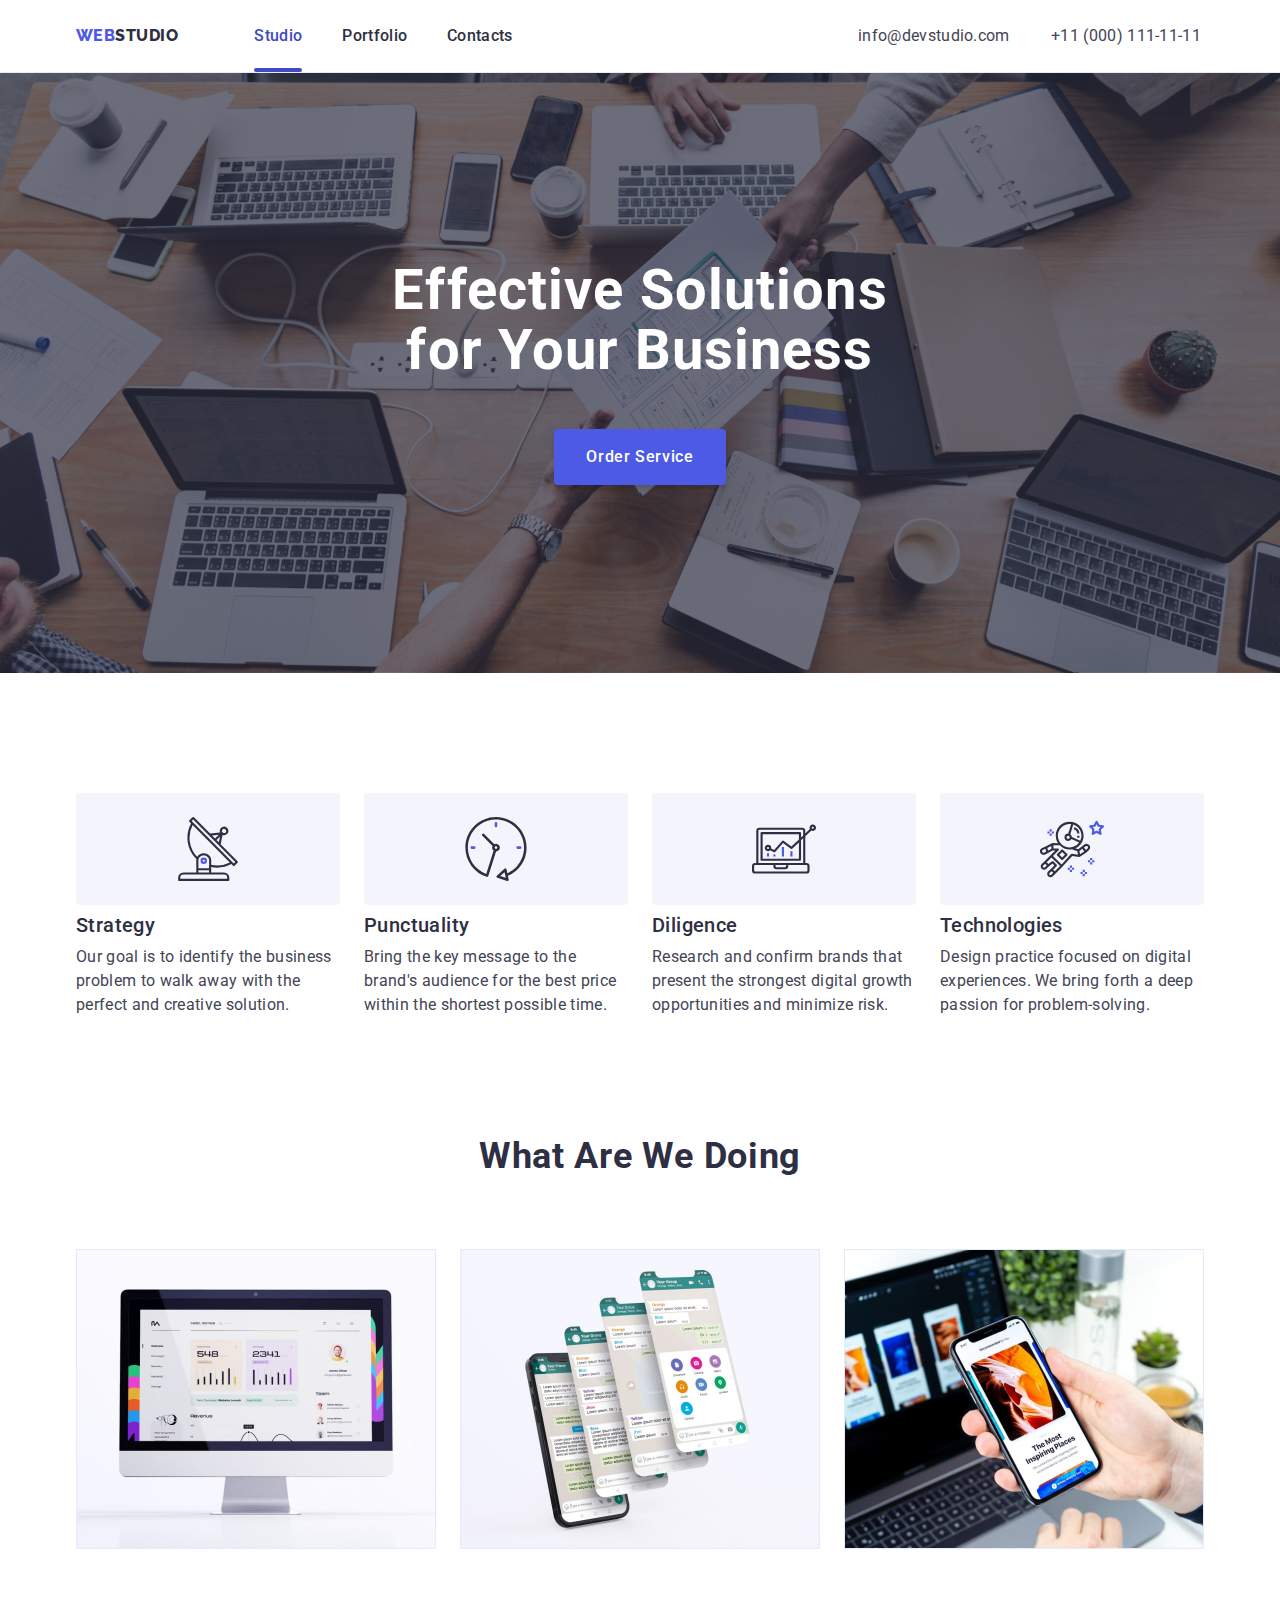
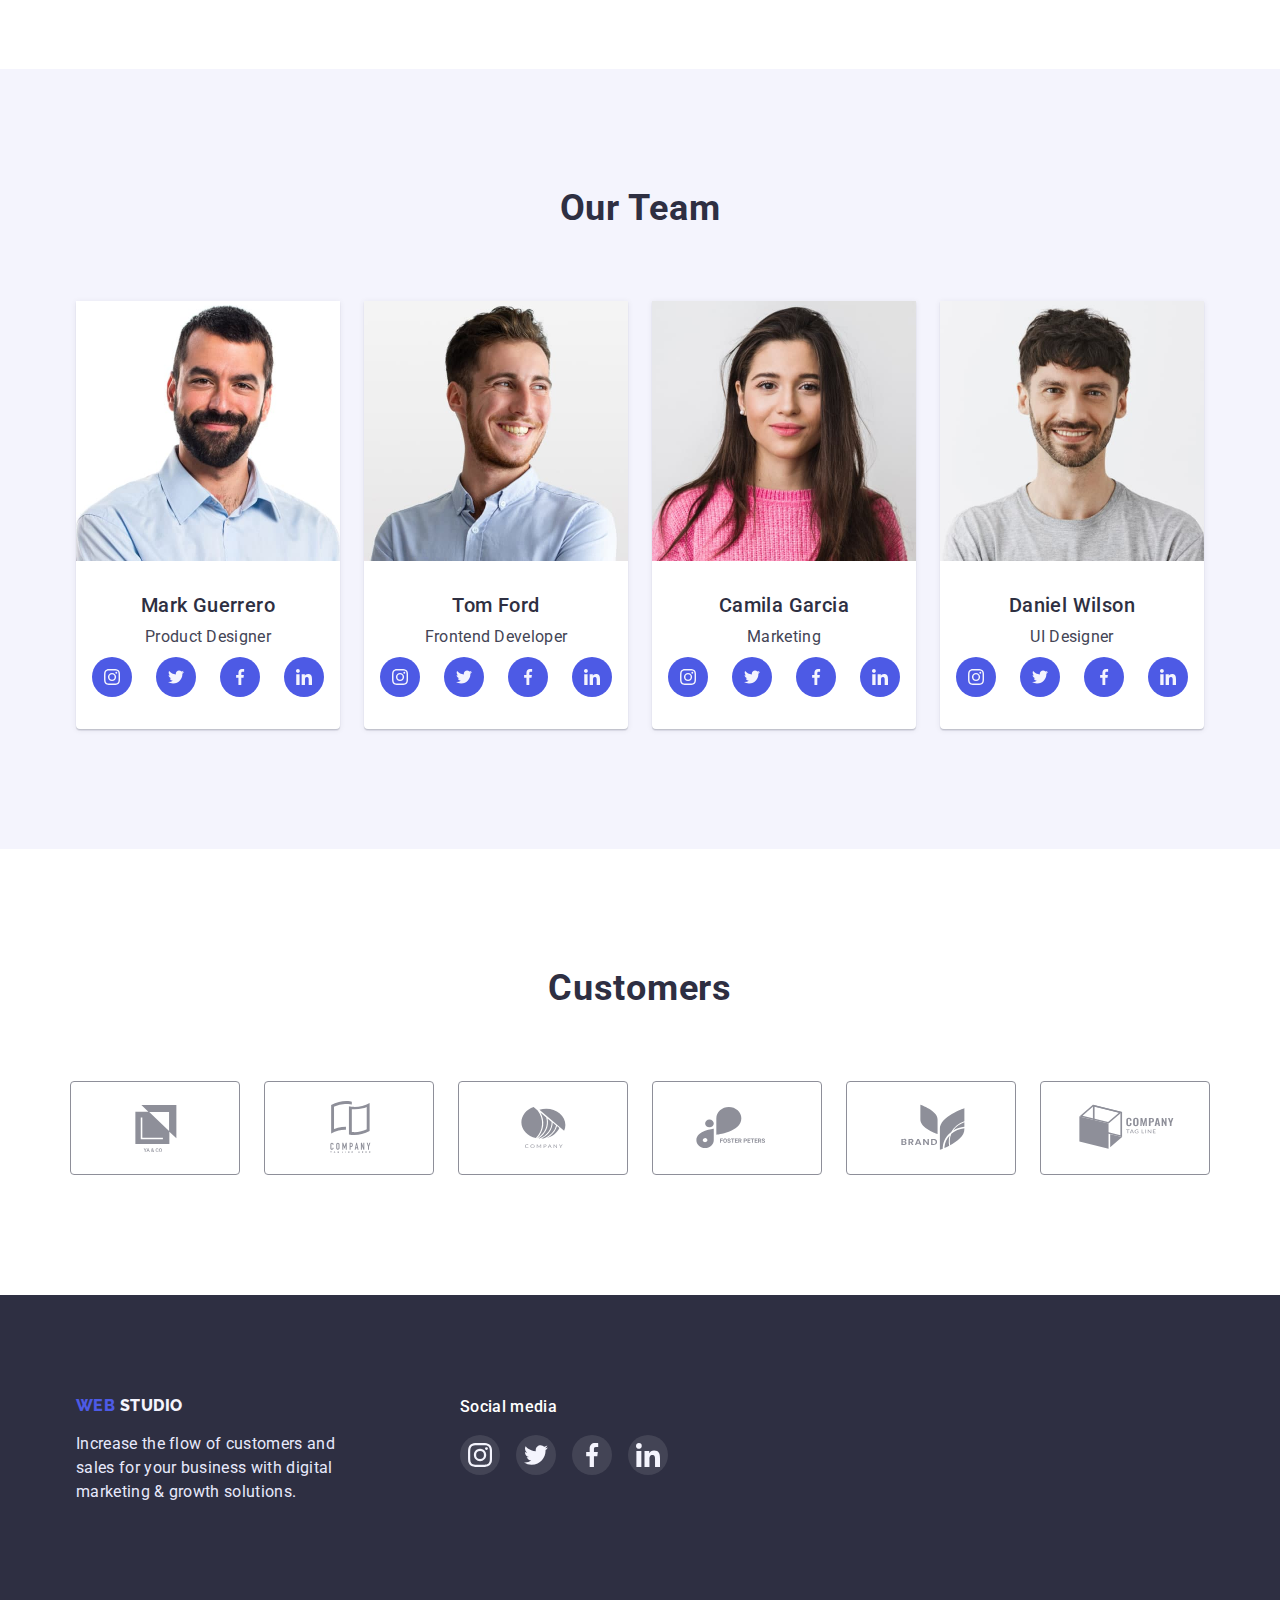
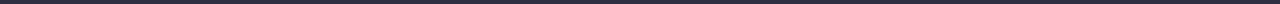
<file: index.html>
<!DOCTYPE html>
<html lang="en">
  <head>
    <meta charset="UTF-8" />
    <meta http-equiv="X-UA-Compatible" content="IE=edge" />
    <meta name="viewport" content="width=device-width, initial-scale=1.0" />
    <link
      rel="stylesheet"
      href="https://cdnjs.cloudflare.com/ajax/libs/modern-normalize/1.1.0/modern-normalize.min.css"
    />
    <link rel="stylesheet" href="./css/style.css" />
    <link rel="preconnect" href="https://fonts.googleapis.com" />
    <link rel="preconnect" href="https://fonts.gstatic.com" crossorigin />
    <link
      href="https://fonts.googleapis.com/css2?family=Raleway:ital,wght@0,100;0,200;0,300;0,400;0,500;0,600;0,700;0,800;0,900;1,100;1,200;1,300;1,400;1,500;1,600;1,700;1,800;1,900&display=swap"
      rel="stylesheet"
    />
    <link
      href="https://fonts.googleapis.com/css2?family=Roboto:ital,wght@0,100;0,300;0,400;0,500;0,700;0,900;1,100;1,300;1,400;1,500;1,700;1,900&display=swap"
      rel="stylesheet"
    />
    <title>Site</title>
  </head>

  <body>
    <!-- Header -->
    <header class="header">
      <div class="container nav-address">
        <nav class="menu-nav">
          <a class="logo" href="./index.html">Web<span class="studio-header">Studio</span></a>
          <ul class="list navigation">
            <li><a class="navigation-link current" href="./index.html">Studio</a></li>
            <li>
              <a class="navigation-link" href="./portfolio.html">Portfolio</a>
            </li>
            <li><a class="navigation-link" href="">Contacts</a></li>
          </ul>
        </nav>
        <address class="address">
          <ul class="navigation">
            <li>
              <a class="address-link" href="mailto:info@devstudio.com">info@devstudio.com</a>
            </li>
            <li>
              <a class="address-link" href="tel:+110001111111">+11 (000) 111-11-11</a>
            </li>
          </ul>
        </address>
      </div>
    </header>
    <!-- Main -->
    <main>
      <section class="hero">
        <div class="title-content">
          <h1 class="hero-title">Effective Solutions for Your Business</h1>
          <button class="button-studio" type="button" data-modal-open>Order Service</button>
        </div>
      </section>
      <section class="futures section">
        <div class="container">
          <ul class="future-flex">
            <li class="future-item">
              <div class="future-icon">
                <svg class="future-icon-item" width="64" height="64">
                  <use href="./img/icons.svg#icon-antenna"></use>
                </svg>
              </div>
              <h3 class="future-title">Strategy</h3>
              <p class="future-text">
                Our goal is to identify the business problem to walk away with the perfect and
                creative solution.
              </p>
            </li>
            <li class="future-item">
              <div class="future-icon">
                <svg class="future-icin-item" width="64" height="64">
                  <use href="./img/icons.svg#icon-clock"></use>
                </svg>
              </div>
              <h3 class="future-title">Punctuality</h3>
              <p class="future-text">
                Bring the key message to the brand's audience for the best price within the shortest
                possible time.
              </p>
            </li>
            <li class="future-item">
              <div class="future-icon">
                <svg class="future-icin-item" width="64" height="64">
                  <use href="./img/icons.svg#icon-diagram"></use>
                </svg>
              </div>
              <h3 class="future-title">Diligence</h3>
              <p class="future-text">
                Research and confirm brands that present the strongest digital growth opportunities
                and minimize risk.
              </p>
            </li>
            <li class="future-item">
              <div class="future-icon">
                <svg class="future-icin-item" width="64" height="64">
                  <use href="./img/icons.svg#icon-astronaut"></use>
                </svg>
              </div>
              <h3 class="future-title">Technologies</h3>
              <p class="future-text">
                Design practice focused on digital experiences. We bring forth a deep passion for
                problem-solving.
              </p>
            </li>
          </ul>
        </div>
      </section>
      <section class="about section">
        <div class="container">
          <h2 class="section-title-about">What are we doing</h2>
          <ul class="future-flex">
            <li class="future-flex-content">
              <img width="360" src="./img/monitor.jpg" alt="monitor" />
            </li>
            <li class="future-flex-content">
              <img width="360" src="./img/phone.jpg" alt="phone with screens" />
            </li>
            <li class="future-flex-content">
              <img width="360" src="./img/phone2.jpg" alt="phone on the background of a laptop" />
            </li>
          </ul>
        </div>
      </section>
      <section class="taem section">
        <div class="container">
          <h2 class="section-title-team">Our Team</h2>
          <ul class="future-flex-team">
            <li class="taem-item">
              <img width="264" src="./img/MarkGuerrero.jpg" alt="Photo of Mark Guerrero" />
              <div class="team-item-text">
                <h3 class="team-name">Mark Guerrero</h3>
                <p class="team-text">Product Designer</p>
                <ul class="social-list-icons">
                  <li>
                    <a class="social-link-icon" href="">
                      <svg class="team-icon-item" width="16" height="16">
                        <use href="./img/icons.svg#icon-instagram"></use>
                      </svg>
                    </a>
                  </li>
                  <li>
                    <a class="social-link-icon" href="">
                      <svg class="team-icon-item" width="16" height="16">
                        <use href="./img/icons.svg#icon-twitter"></use>
                      </svg>
                    </a>
                  </li>
                  <li>
                    <a class="social-link-icon" href="">
                      <svg class="team-icon-item" width="16" height="16">
                        <use href="./img/icons.svg#icon-facebook"></use>
                      </svg>
                    </a>
                  </li>
                  <li>
                    <a class="social-link-icon" href="">
                      <svg class="team-icon-item" width="16" height="16">
                        <use href="./img/icons.svg#icon-linkedin"></use>
                      </svg>
                    </a>
                  </li>
                </ul>
              </div>
            </li>
            <li class="taem-item">
              <img width="264" src="./img/TomFord.jpg" alt="Photo of Tom Ford" />
              <div class="team-item-text">
                <h3 class="team-name">Tom Ford</h3>
                <p class="team-text">Frontend Developer</p>
                <ul class="social-list-icons">
                  <li>
                    <a class="social-link-icon" href="">
                      <svg class="team-icon-item" width="16" height="16">
                        <use href="./img/icons.svg#icon-instagram"></use>
                      </svg>
                    </a>
                  </li>
                  <li>
                    <a class="social-link-icon" href="">
                      <svg class="team-icon-item" width="16" height="16">
                        <use href="./img/icons.svg#icon-twitter"></use>
                      </svg>
                    </a>
                  </li>
                  <li>
                    <a class="social-link-icon" href="">
                      <svg class="team-icon-item" width="16" height="16">
                        <use href="./img/icons.svg#icon-facebook"></use>
                      </svg>
                    </a>
                  </li>
                  <li>
                    <a class="social-link-icon" href="">
                      <svg class="team-icon-item" width="16" height="16">
                        <use href="./img/icons.svg#icon-linkedin"></use>
                      </svg>
                    </a>
                  </li>
                </ul>
              </div>
            </li>
            <li class="taem-item">
              <img width="264" src="./img/CamilaGarcia.jpg" alt="Photo of Camila Garcia" />
              <div class="team-item-text">
                <h3 class="team-name">Camila Garcia</h3>
                <p class="team-text">Marketing</p>
                <ul class="social-list-icons">
                  <li>
                    <a class="social-link-icon" href="">
                      <svg class="team-icon-item" width="16" height="16">
                        <use href="./img/icons.svg#icon-instagram"></use>
                      </svg>
                    </a>
                  </li>
                  <li>
                    <a class="social-link-icon" href="">
                      <svg class="team-icon-item" width="16" height="16">
                        <use href="./img/icons.svg#icon-twitter"></use>
                      </svg>
                    </a>
                  </li>
                  <li>
                    <a class="social-link-icon" href="">
                      <svg class="team-icon-item" width="16" height="16">
                        <use href="./img/icons.svg#icon-facebook"></use>
                      </svg>
                    </a>
                  </li>
                  <li>
                    <a class="social-link-icon" href="">
                      <svg class="team-icon-item" width="16" height="16">
                        <use href="./img/icons.svg#icon-linkedin"></use>
                      </svg>
                    </a>
                  </li>
                </ul>
              </div>
            </li>
            <li class="taem-item">
              <img width="264" src="./img/DanielWilson.jpg" alt="Photo of Daniel Wilson" />
              <div class="team-item-text">
                <h3 class="team-name">Daniel Wilson</h3>
                <p class="team-text">UI Designer</p>
                <ul class="social-list-icons">
                  <li>
                    <a class="social-link-icon" href="">
                      <svg class="team-icon-item" width="16" height="16">
                        <use href="./img/icons.svg#icon-instagram"></use>
                      </svg>
                    </a>
                  </li>
                  <li>
                    <a class="social-link-icon" href="">
                      <svg class="team-icon-item" width="16" height="16">
                        <use href="./img/icons.svg#icon-twitter"></use>
                      </svg>
                    </a>
                  </li>
                  <li>
                    <a class="social-link-icon" href="">
                      <svg class="team-icon-item" width="16" height="16">
                        <use href="./img/icons.svg#icon-facebook"></use>
                      </svg>
                    </a>
                  </li>
                  <li>
                    <a class="social-link-icon" href="">
                      <svg class="team-icon-item" width="16" height="16">
                        <use href="./img/icons.svg#icon-linkedin"></use>
                      </svg>
                    </a>
                  </li>
                </ul>
              </div>
            </li>
          </ul>
        </div>
      </section>
      <section class="section">
        <h2 class="section-title-about">Customers</h2>
        <div class="container">
          <ul class="company-list">
            <li class="company-block">
              <a class="company-link" href="" target="_blank">
                <svg class="company-item" width="104" height="56">
                  <use href="./img/icons.svg#icon-ya-co"></use>
                </svg>
              </a>
            </li>
            <li class="company-block">
              <a class="company-link" href="" target="_blank">
                <svg class="company-item" width="104" height="56">
                  <use href="./img/icons.svg#icon-tagline-here"></use>
                </svg>
              </a>
            </li>
            <li class="company-block">
              <a class="company-link" href="" target="_blank">
                <svg class="company-item" width="104" height="56">
                  <use href="./img/icons.svg#icon-company"></use>
                </svg>
              </a>
            </li>
            <li class="company-block">
              <a class="company-link" href="" target="_blank">
                <svg class="company-item" width="104" height="56">
                  <use href="./img/icons.svg#icon-foster-peters"></use>
                </svg>
              </a>
            </li>
            <li class="company-block">
              <a class="company-link" href="" target="_blank">
                <svg class="company-item" width="104" height="56">
                  <use href="./img/icons.svg#icon-brand"></use>
                </svg>
              </a>
            </li>
            <li class="company-block">
              <a class="company-link" href="" target="_blank">
                <svg class="company-item" width="104" height="56">
                  <use href="./img/icons.svg#icon-tag-line"></use>
                </svg>
              </a>
            </li>
          </ul>
        </div>
      </section>
    </main>
    <!-- Footer -->
    <footer class="footer">
      <div class="container footer-content">
        <div>
          <a class="logo-fotter" href="./index.html"
            >Web <span class="studio-footer">Studio</span></a
          >
          <p class="footer-text">
            Increase the flow of customers and sales for your business with digital marketing &
            growth solutions.
          </p>
        </div>
        <div>
          <h3 class="footer-social-text">Social media</h3>
          <ul class="footer-social-list">
            <li class="footer-social-block">
              <a class="footer-social-link" href="">
                <svg class="fotter-social-icon" width="24" height="24">
                  <use href="./img/icons.svg#icon-instagram"></use>
                </svg>
              </a>
            </li>
            <li class="footer-social-block">
              <a class="footer-social-link" href="">
                <svg class="fotter-social-icon" width="24" height="24">
                  <use href="./img/icons.svg#icon-twitter"></use>
                </svg>
              </a>
            </li>
            <li class="footer-social-block">
              <a class="footer-social-link" href="">
                <svg class="fotter-social-icon" width="24" height="24">
                  <use href="./img/icons.svg#icon-facebook"></use>
                </svg>
              </a>
            </li>
            <li class="footer-social-block">
              <a class="footer-social-link" href="">
                <svg class="fotter-social-icon" width="24" height="24">
                  <use href="./img/icons.svg#icon-linkedin"></use>
                </svg>
              </a>
            </li>
          </ul>
        </div>
      </div>
    </footer>
    <div class="backdrop is-hidden" data-modal>
      <div class="modal">
        <button class="modal-btn" type="button" data-modal-close>
          <svg class="modal-icon" width="8" height="8">
            <use href="./img/icons.svg#icon-close"></use>
          </svg>
        </button>
      </div>
    </div>
    <script src="./js/modal.js"></script>
  </body>
</html>
</file>
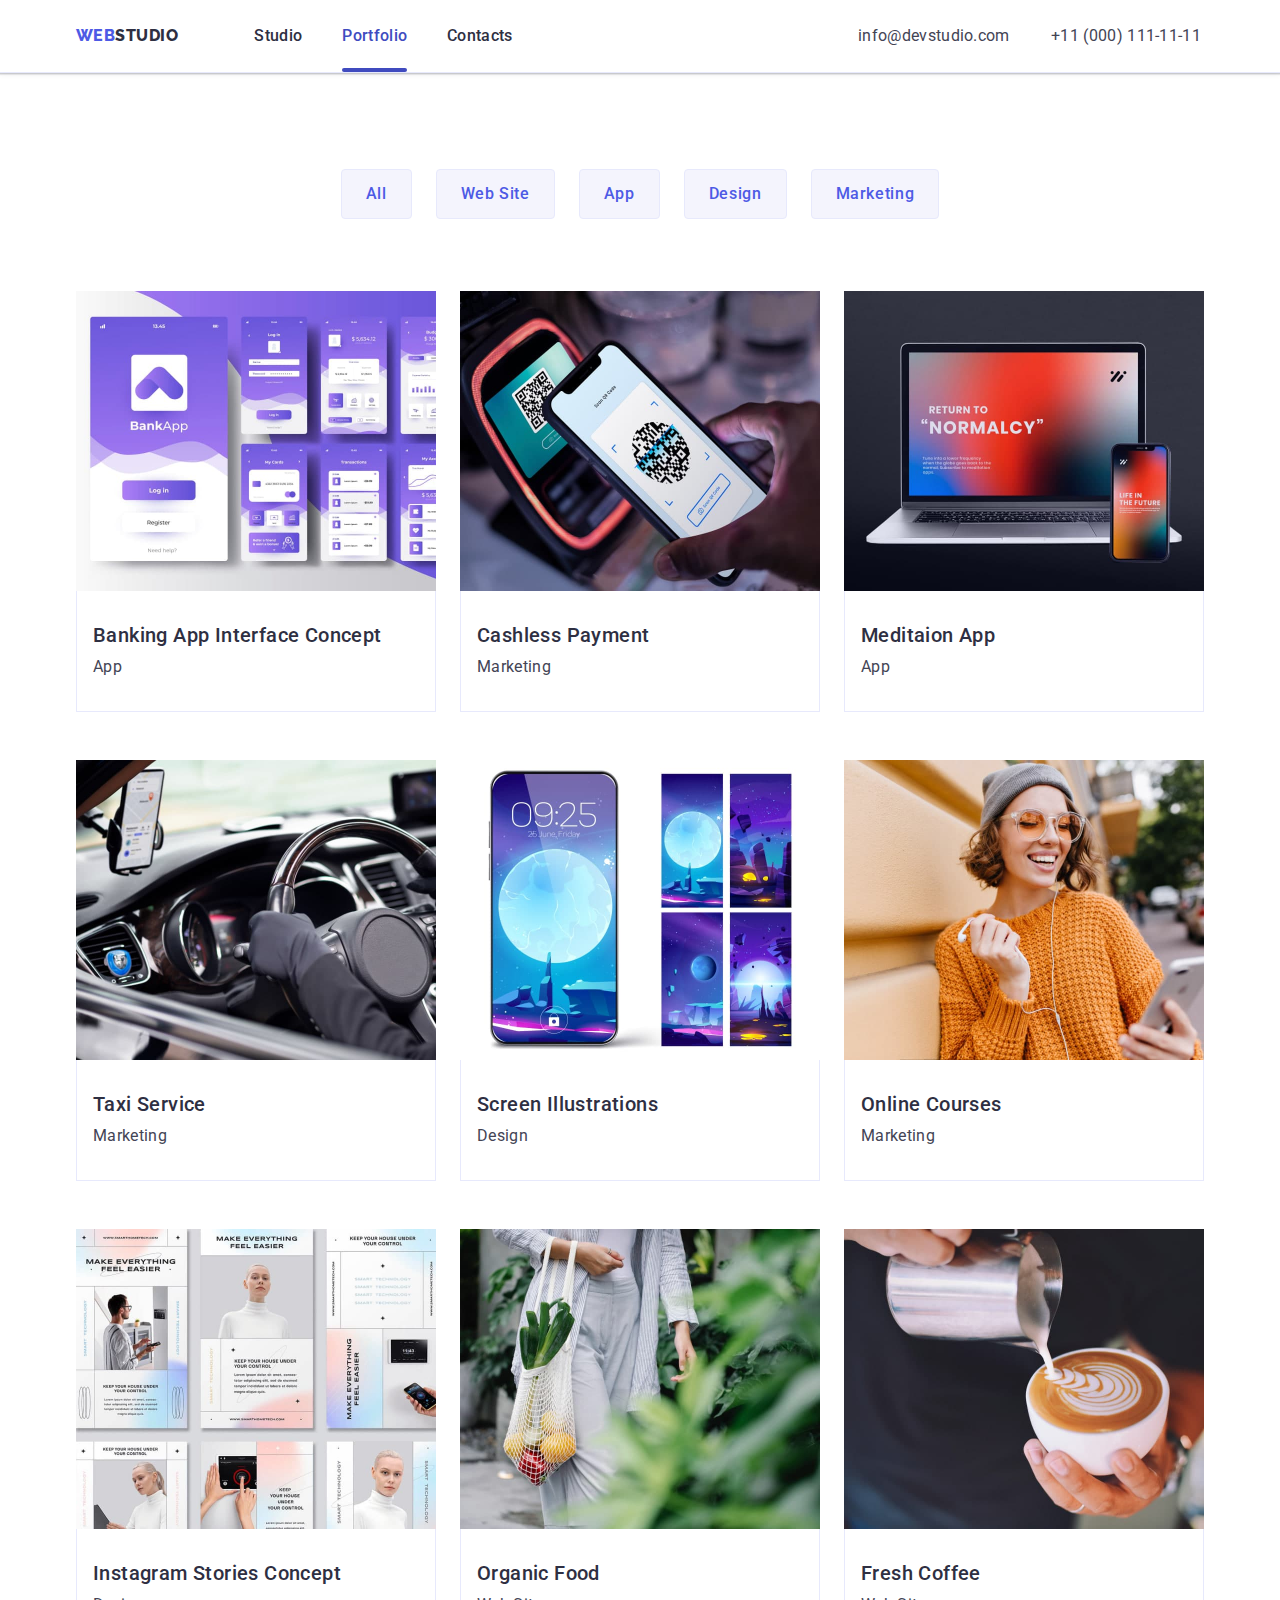
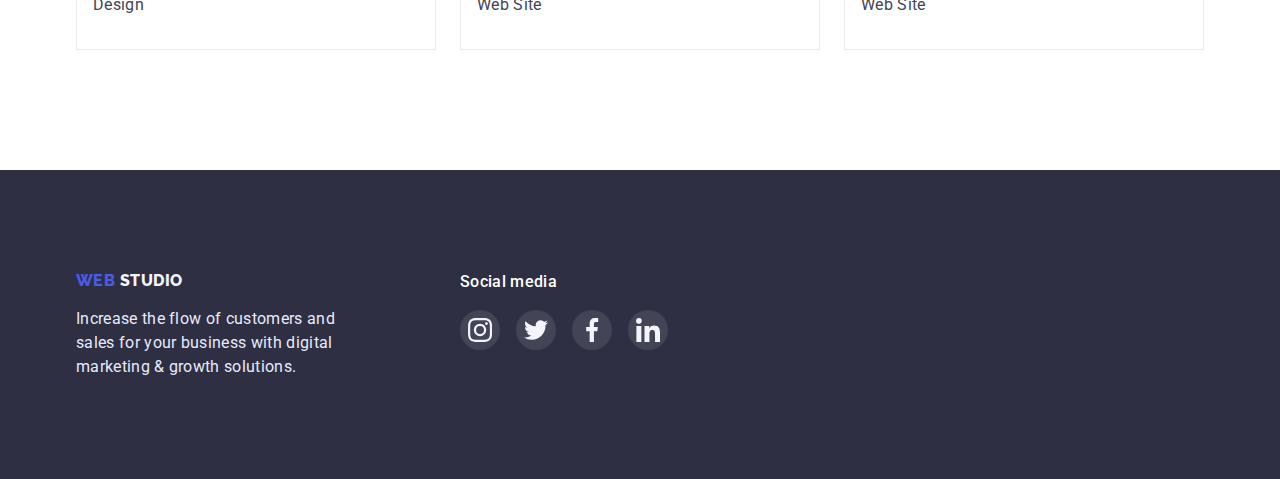
<file: portfolio.html>
<!DOCTYPE html>
<html lang="en">
  <head>
    <meta charset="UTF-8" />
    <meta http-equiv="X-UA-Compatible" content="IE=edge" />
    <meta name="viewport" content="width=device-width, initial-scale=1.0" />
    <link
      rel="stylesheet"
      href="https://cdnjs.cloudflare.com/ajax/libs/modern-normalize/1.1.0/modern-normalize.min.css"
    />
    <link rel="preconnect" href="https://fonts.googleapis.com" />
    <link rel="preconnect" href="https://fonts.gstatic.com" crossorigin />
    <link
      href="https://fonts.googleapis.com/css2?family=Raleway:wght@400;500;700&family=Roboto:wght@400;500;700&display=swap"
      rel="stylesheet"
    />
    <link rel="stylesheet" href="./css/style.css" />
    <title>Site</title>
  </head>
  <body>
    <!-- Header -->
    <header class="header">
      <div class="container nav-address-portfolio">
        <nav class="menu-nav">
          <a class="logo" href="./index.html">Web<span class="studio-header">Studio</span></a>
          <ul class="list navigation">
            <li><a class="navigation-link" href="./index.html">Studio</a></li>
            <li>
              <a class="navigation-link current" href="./portfolio.html">Portfolio</a>
            </li>
            <li><a class="navigation-link" href="">Contacts</a></li>
          </ul>
        </nav>
        <address class="address">
          <ul class="navigation">
            <li>
              <a class="address-link" href="mailto:info@devstudio.com">info@devstudio.com</a>
            </li>
            <li>
              <a class="address-link" href="tel:+110001111111">+11 (000) 111-11-11</a>
            </li>
          </ul>
        </address>
      </div>
    </header>
    <!-- Main -->
    <main>
      <section class="portfolio-info">
        <h1 class="visually-hidden">Portfolio</h1>
        <div class="container button-content">
          <ul class="button-list">
            <li><button class="button-portfolio" type="button">All</button></li>
            <li>
              <button class="button-portfolio" type="button">Web Site</button>
            </li>
            <li><button class="button-portfolio" type="button">App</button></li>
            <li>
              <button class="button-portfolio" type="button">Design</button>
            </li>
            <li>
              <button class="button-portfolio" type="button">Marketing</button>
            </li>
          </ul>
        </div>
        <div class="container">
          <ul class="portfolio-content">
            <li class="portfolio-img">
              <a class="portfolio-box" href="">
                <div class="wrapper">
                  <img width="360" src="./img/manyscreens.jpg" alt="Different screens" />
                  <div class="overlay">
                    <p class="overlay-text"
                      >14 Stylish and User-Friendly App Design Concepts · Task Manager App · Calorie
                      Tracker App · Exotic Fruit Ecommerce App · Cloud Storage App
                    </p>
                  </div>
                </div>
                <div class="portfolio-text-conteiner">
                  <h2 class="portfolio-title">Banking App Interface Concept</h2>
                  <p class="portfolio-text">App</p>
                </div>
              </a>
            </li>
            <li class="portfolio-img">
              <a class="portfolio-box" href="">
                <div class="wrapper">
                  <img width="360" src="./img/qrcode.jpg" alt="QR code" />
                  <div class="overlay">
                    <p class="overlay-text"
                      >14 Stylish and User-Friendly App Design Concepts · Task Manager App · Calorie
                      Tracker App · Exotic Fruit Ecommerce App · Cloud Storage App
                    </p>
                  </div>
                </div>
                <div class="portfolio-text-conteiner">
                  <h2 class="portfolio-title">Cashless Payment</h2>
                  <p class="portfolio-text">Marketing</p>
                </div>
              </a>
            </li>
            <li class="portfolio-img">
              <a class="portfolio-box" href="">
                <div class="wrapper">
                  <img width="360" src="./img/laptwthphn.jpg" alt="Laptop with phone" />
                  <div class="overlay">
                    <p class="overlay-text"
                      >14 Stylish and User-Friendly App Design Concepts · Task Manager App · Calorie
                      Tracker App · Exotic Fruit Ecommerce App · Cloud Storage App
                    </p>
                  </div>
                </div>
                <div class="portfolio-text-conteiner">
                  <h2 class="portfolio-title">Meditaion App</h2>
                  <p class="portfolio-text">App</p>
                </div>
              </a>
            </li>
            <li class="portfolio-img">
              <a class="portfolio-box" href="">
                <div class="wrapper">
                  <img width="360" src="./img/car.jpg" alt="Car" />
                  <div class="overlay">
                    <p class="overlay-text"
                      >14 Stylish and User-Friendly App Design Concepts · Task Manager App · Calorie
                      Tracker App · Exotic Fruit Ecommerce App · Cloud Storage App
                    </p>
                  </div>
                </div>
                <div class="portfolio-text-conteiner">
                  <h3 class="portfolio-title">Taxi Service</h3>
                  <p class="portfolio-text">Marketing</p>
                </div>
              </a>
            </li>
            <li class="portfolio-img">
              <a class="portfolio-box" href="">
                <div class="wrapper">
                  <img width="360" src="./img/moononscreen.jpg" alt="Moon on screens" />
                  <div class="overlay">
                    <p class="overlay-text"
                      >14 Stylish and User-Friendly App Design Concepts · Task Manager App · Calorie
                      Tracker App · Exotic Fruit Ecommerce App · Cloud Storage App
                    </p>
                  </div>
                </div>
                <div class="portfolio-text-conteiner">
                  <h2 class="portfolio-title">Screen Illustrations</h2>
                  <p class="portfolio-text">Design</p>
                </div>
              </a>
            </li>
            <li class="portfolio-img">
              <a class="portfolio-box" href="">
                <div class="wrapper">
                  <img width="360" src="./img/girl.jpg" alt="Happy girl" />
                  <div class="overlay">
                    <p class="overlay-text"
                      >14 Stylish and User-Friendly App Design Concepts · Task Manager App · Calorie
                      Tracker App · Exotic Fruit Ecommerce App · Cloud Storage App
                    </p>
                  </div>
                </div>
                <div class="portfolio-text-conteiner">
                  <h2 class="portfolio-title">Online Courses</h2>
                  <p class="portfolio-text">Marketing</p>
                </div>
              </a>
            </li>
            <li class="portfolio-img">
              <a class="portfolio-box" href="">
                <div class="wrapper">
                  <img width="360" src="./img/pages.jpg" alt="Stories concept" />
                  <div class="overlay">
                    <p class="overlay-text"
                      >14 Stylish and User-Friendly App Design Concepts · Task Manager App · Calorie
                      Tracker App · Exotic Fruit Ecommerce App · Cloud Storage App
                    </p>
                  </div>
                </div>
                <div class="portfolio-text-conteiner">
                  <h2 class="portfolio-title">Instagram Stories Concept</h2>
                  <p class="portfolio-text">Design</p>
                </div>
              </a>
            </li>
            <li class="portfolio-img">
              <a class="portfolio-box" href="">
                <div class="wrapper">
                  <img width="360" src="./img/vagetables.jpg" alt="Organic food" />
                  <div class="overlay">
                    <p class="overlay-text"
                      >14 Stylish and User-Friendly App Design Concepts · Task Manager App · Calorie
                      Tracker App · Exotic Fruit Ecommerce App · Cloud Storage App
                    </p>
                  </div>
                </div>
                <div class="portfolio-text-conteiner">
                  <h2 class="portfolio-title">Organic Food</h2>
                  <p class="portfolio-text">Web Site</p>
                </div>
              </a>
            </li>
            <li class="portfolio-img">
              <a class="portfolio-box" href="">
                <div class="wrapper">
                  <img width="360" src="./img/cofee.jpg" alt="Cofee" />
                  <div class="overlay">
                    <p class="overlay-text"
                      >14 Stylish and User-Friendly App Design Concepts · Task Manager App · Calorie
                      Tracker App · Exotic Fruit Ecommerce App · Cloud Storage App
                    </p>
                  </div>
                </div>
                <div class="portfolio-text-conteiner">
                  <h2 class="portfolio-title">Fresh Coffee</h2>
                  <p class="portfolio-text">Web Site</p>
                </div>
              </a>
            </li>
          </ul>
        </div>
      </section>
    </main>
    <!-- Footer -->
    <footer class="footer">
      <div class="container">
        <div class="footer-content">
          <div>
            <a class="logo-fotter" href="./index.html"
              >Web <span class="studio-footer">Studio</span></a
            >
            <p class="footer-text">
              Increase the flow of customers and sales for your business with digital marketing &
              growth solutions.
            </p>
          </div>
          <div>
            <h3 class="footer-social-text">Social media</h3>
            <ul class="footer-social-list">
              <li class="footer-social-block">
                <a class="footer-social-link" href="">
                  <svg class="fotter-social-icon" width="24" height="24">
                    <use href="./img/icons.svg#icon-instagram"></use>
                  </svg>
                </a>
              </li>
              <li class="footer-social-block">
                <a class="footer-social-link" href="">
                  <svg class="fotter-social-icon" width="24" height="24">
                    <use href="./img/icons.svg#icon-twitter"></use>
                  </svg>
                </a>
              </li>
              <li class="footer-social-block">
                <a class="footer-social-link" href="">
                  <svg class="fotter-social-icon" width="24" height="24">
                    <use href="./img/icons.svg#icon-facebook"></use>
                  </svg>
                </a>
              </li>
              <li class="footer-social-block">
                <a class="footer-social-link" href="">
                  <svg class="fotter-social-icon" width="24" height="24">
                    <use href="./img/icons.svg#icon-linkedin"></use>
                  </svg>
                </a>
              </li>
            </ul>
          </div>
        </div>
      </div>
    </footer>
  </body>
</html>
</file>
<file: css/style.css>
/* general */
:root {
    --backround-color: #ffffff;
    --logo-color : #4D5AE5;
    --address-future-text-color: #434455;
    --future-title-color: #2E2F42;
    --section-team-color: #F4F4FD;
    --team-name-color: #2E2F42;
    --team-text-color: #434455;
    --footer-text-color: #E7E9FC;
    --portfolio-title-color: #2E2F42;
    --portfolio-text-color: #434455;
    --navigation-link-color: #2E2F42;
    --hero-title-color: #ffffff;
    --accent-color: #404BBF;
    --active-portfolio-border-color: #F4F4FD;
    --portfolio-text-border-color: #E7E9FC;
}


h1,h2,h3,p {
    margin-top: 0;
    margin-bottom: 0;
}

ul,ol,li {
    margin-top: 0;
    margin-bottom: 0;
    padding-left: 0;
    list-style: none;
}

img {
    display: block;
}

body {
    background-color: var(--backround-color);
    font-family: 'Roboto', sans-serif;
    font-size: 16px;
}

a {
    text-decoration: none;
}

button {
    border: 0;
}


.container{
    margin: 0 auto;
    width: 1158px;
    /* outline: 1px solid red; */
    padding: 0 15px;
}

.nav-address {
    display: flex;
}

.address {
    margin-left: auto;
}

.menu-nav {
    display: flex;
    align-items: center;
}

.navigation {
    display: flex;
    align-items: center;
}

.logo {
    padding-top: 24px;
    padding-bottom: 24px;
    margin-right: 76px;
    font-family: 'Raleway', sans-serif;
    font-weight: 800;
    line-height: 1.33;
    letter-spacing: 0.03em;
    text-transform: uppercase;
    color: var(--logo-color);
}

.header {
    border-bottom: 1px solid #E7E9FC;
    box-shadow: 0px 2px 1px rgba(46, 47, 66, 0.08), 
    0px 1px 1px rgba(46, 47, 66, 0.16),
     0px 1px 6px rgba(46, 47, 66, 0.08);
}

.portfolio-info {
    padding-top: 96px;
    padding-bottom: 120px;
}

.studio-header {
    color: #2E2F42;
}

.studio-footer{
    color: #F4F4FD;
}

.navigation-link {
    padding: 24px 0 24px 0;
    font-weight: 500;
    line-height: 1.5;
    letter-spacing: 0.02em;
    color: var(--navigation-link-color);
    display: block;
    transition: color 250ms cubic-bezier(0.4, 0, 0.2, 1);
}

.navigation li {
    margin-right: 40px;
}
.navigation li:last-child{
    margin-right: 0;
}

.navigation-link:hover,
.navigation-link:focus {
    color: #404BBF;
}

.address-link {
    padding: 24px 0 24px 0;
    width: 153px;
    font-style: normal;
    line-height: 1.5;
    letter-spacing: 0.02em;
    color: var(--address-future-text-color);
    display: block;
    transition: color 250ms cubic-bezier(0.4, 0, 0.2, 1);
}

.address-link:hover,
.address-link:focus {
    color: #404BBF;
}

.footer {
    margin: 0 auto;
    background-color: #2E2F42;
    padding-top: 100px;
    padding-bottom: 100px;
}

.logo-fotter {
    font-family: 'Raleway', sans-serif;
    font-weight: 800;
    line-height: 1.33;
    letter-spacing: 0.03em;
    text-transform: uppercase;
    color: var(--logo-color);
    margin-bottom: 16px;
    display: inline-block;
}

.footer-social-text {
    margin-bottom: 16px;
    font-weight: 500;
    font-size: 16px;
    line-height: 1.5;
    letter-spacing: 0.02em;
    color: #FFFFFF;
}


.footer-content {
    display: flex;
    gap: 120px;
}

.footer-social-list {
    display: flex;
    gap: 16px;
}

.footer-social-link {
    display: flex;
    width: 40px;
    height: 40px;
    justify-content: center;
    align-items: center;
    background-color: rgba(255, 255, 255, 0.1);
    border-radius: 50%;
    transition: background-color 250ms cubic-bezier(0.4, 0, 0.2, 1);
}

.footer-social-link:hover,
.footer-social-link:focus {
    background-color: #31D0AA;
}

.footer-text {
    width: 264px;
    line-height: 1.5;
    letter-spacing: 0.02em;
    color: var(--footer-text-color);
}



.current {
    position: relative;
    color: var(--accent-color);
}

.current::after {
    content: '';
    position: absolute;
    bottom: 0;
    left: 0;
    width: 100%;
    height: 4px;
    background-color: #404BBF;
    border-radius: 2px;
}

/* For index.html */

.hero {
    margin: 0 auto;
    padding-top: 188px;
    padding-bottom: 188px;
    background-color: #2E2F42;
    background-image: linear-gradient(rgba(46, 47, 66, 0.7), rgba(46, 47, 66, 0.7)), url(../img/people-office.jpg);
    background-repeat: no-repeat;
    background-position: center;
    background-size: cover;
    max-width: 1440px;
}

.section {
    padding-top: 120px;
    padding-bottom: 120px;
}

.section:nth-child(3) {
    padding-top: 0;
}

.hero-title {
    margin: 0 auto;
    margin-bottom: 48px;
    width: 496px;
    font-size: 56px;
    line-height: 1.07;
    text-align: center;
    letter-spacing: 0.02em;
    color: var(--hero-title-color);
}

.button-studio {
    padding: 16px 32px;
    margin: 0 auto;
    display: block;

    background-color: #4D5AE5;
    box-shadow: 0px 4px 4px rgba(0, 0, 0, 0.15);
    border-radius: 4px;

    font-weight: 500;
    line-height: 1.5;
    letter-spacing: 0.04em;
    color: #FFFFFF;
    cursor: pointer;
    transition: background-color 250ms cubic-bezier(0.4, 0, 0.2, 1);
}

.future-icon {
    display: flex;
    justify-content: center;
    align-items: center;
    width: 264px;
    height: 112px;
    background: #F4F4FD;
    border-radius: 4px;
    margin-bottom: 8px;
}

.future-flex {
    flex-wrap: wrap;
    align-items: center;
    display: flex;
    gap: 24px;
}

.future-flex-content {
    width: 360px;
}


.future-flex-team {
    flex-wrap: wrap;
    align-items: center;
    display: flex;
    gap: 24px;
    margin-bottom: 0;
}

.button-studio:hover,
.button-studio:focus {
    background-color: #404BBF;
}

.future-title {
    margin-bottom: 8px;
    font-weight: 500;
    font-size: 20px;
    line-height: 1.2;
    letter-spacing: 0.02em;
    color: var(--future-title-color);
}



.future-item {
    width: 264px;
}

.future-text {
    line-height: 1.5;
    letter-spacing: 0.02em;
    color: var(--address-future-text-color);
}

.section-title-about {
    margin-bottom: 72px;
    text-align: center;
    font-size: 36px;
    line-height: 1.11;
    letter-spacing: 0.02em;
    text-transform: capitalize;
    color: var(--future-title-color);
}

.section-title-team {
    margin-bottom: 72px;
    text-align: center;
    font-size: 36px;
    line-height: 1.11;
    letter-spacing: 0.02em;
    text-transform: capitalize;
    color: var(--future-title-color);
}

.taem {
    background-color: var(--section-team-color);
    margin: 0 auto;
}

.taem-item {
    box-shadow: 0px 1px 6px rgba(46, 47, 66, 0.08),
        0px 1px 1px rgba(46, 47, 66, 0.16),
        0px 2px 1px rgba(46, 47, 66, 0.08);
    border-radius: 0px 0px 4px 4px;
    background-color: var(--backround-color);
    width: 264px;
}

.team-item-text {
    padding: 32px 16px;
    text-align: center;
}

.team-name {
    font-weight: 500;
    font-size: 20px;
    line-height: 1.2;
    letter-spacing: 0.02em;
    color: var(--team-name-color);
    margin-bottom: 8px;
}

.team-text {
    line-height: 1.5;
    letter-spacing: 0.02em;
    color: var(--team-text-color);
    margin-bottom: 8px;
}

.social-list-icons {
    display: flex;
    justify-content: center;
    align-items: center;
    gap: 24px;
}

.social-link-icon {
    background-color: #4D5AE5;
    border-radius: 50%;
    display: flex;
    width: 40px;
    height: 40px;
    justify-content: center;
    align-items: center;

    transition: background-color 250ms cubic-bezier(0.4, 0, 0.2, 1);
}

.social-link-icon:hover,
.social-link-icon:focus {
    background-color: #404BBF; 
}

.company-list {
    display: flex;
    gap: 24px;
    justify-content: center;
}

.company-link:hover,
.company-link:focus {
    border-color: #404BBF;
}

.company-item {
    fill:#8e8f99;
    transition: fill 250ms cubic-bezier(0.4, 0, 0.2, 1);
}

.company-link:hover .company-item,
.company-link:focus .company-item {
    fill: #404BBF;
}

.company-link {
    display: block;
    border-radius: 4px;
    border: 1px solid #8E8F99;
    padding: 16px 32px;
    outline: transparent;
    transition: border-color 250ms cubic-bezier(0.4, 0, 0.2, 1);
}

/* For portfolio.html */
.visually-hidden{
    position: absolute;
    width: 1px;
    height: 1px;
    margin: -1px;
    border: 0;
    padding: 0;
    
    white-space: nowrap;
    clip-path: inset(100%);
    clip: rect(0 0 0 0);
    overflow: hidden;
}

.nav-address-portfolio {
    display: flex;
}

.button-portfolio {
    background-color: #F4F4FD;
    border: 1px solid #E7E9FC;
    border-radius: 4px;
    display: block;

    font-weight: 500;
    line-height: 1.5;
    letter-spacing: 0.04em;
    
    cursor: pointer;
    min-width: 64px;
    color: #4D5AE5;
    align-items: center;
    padding: 12px 24px;
    transition: color 250ms cubic-bezier(0.4, 0, 0.2, 1), 
                background-color 250ms cubic-bezier(0.4, 0, 0.2, 1), 
                box-shadow 250ms cubic-bezier(0.4, 0, 0.2, 1),
                border 250ms cubic-bezier(0.4, 0, 0.2, 1) ;
}


.button-portfolio:hover,
.button-portfolio:focus {
    box-shadow: 0px 3px 1px rgba(0, 0, 0, 0.1), 0px 2px 1px rgba(0, 0, 0, 0.08), 0px 2px 2px rgba(0, 0, 0, 0.12);
    border-color: #404BBF;
    background-color: #404BBF;
    color: #FFFFFF;
}

.portfolio-img {
    width: 360px;
}

.portfolio-title {
    margin-bottom: 8px;
    font-weight: 500;
    font-size: 20px;
    line-height: 1.2;
    letter-spacing: 0.02em;
    color: var(--portfolio-title-color);
}

.portfolio-text {
    line-height: 1.5;
    letter-spacing: 0.02em;
    color: var(--portfolio-text-color);
}

.button-content {
    display: flex;
}

.button-list {
    display: flex;
    margin: 0 auto;
    align-items: center;
    margin-bottom: 72px;
}

.button-list li {
    margin-right: 24px;
}

.button-list li:last-child {
    margin-right: 0;
}


.portfolio-text-conteiner {
    padding-top: 32px;
    padding-bottom: 32px;
    padding-left: 16px;
    border: 1px solid var(--portfolio-text-border-color);
    border-top: none;
    transition: box-shadow 250ms cubic-bezier(0.4, 0, 0.2, 1);
}


.portfolio-content {
    display: flex;
    flex-wrap: wrap;
    row-gap: 48px;
    column-gap: 24px;
}

.portfolio-box:hover .portfolio-text-conteiner, 
.portfolio-box:focus .portfolio-text-conteiner{
    box-shadow: 0px 1px 6px rgba(46, 47, 66, 0.08), 
    0px 1px 1px rgba(46, 47, 66, 0.16), 
    0px 2px 1px rgba(46, 47, 66, 0.08);
}

.portfolio-box:hover .overlay,
.portfolio-box:focus .overlay {  
    transform: translateY(0);
}

.portfolio-box:hover,
.portfolio-box:focus {
    outline: transparent;
}

.overlay-text {
    padding-top: 40px;
    padding-right: 32px;
    padding-left: 32px;
    line-height: 1.5;
    letter-spacing: 0.02em;
    color: #F4F4FD;
}

.overlay {
    position: absolute;
    top: 0;
    left: 0;
    transform: translateY(100%);
    width: 360px;
    height: 300px;
    backdrop-filter: blur(6px);
    background-color: rgba(76, 89, 230, 0.8);;
    transition: transform 250ms cubic-bezier(0.4, 0, 0.2, 1);
}

.wrapper {
    position: relative;
    overflow: hidden;
}

.portfolio-img:hover .overlay {
    transform: translateY(0);
}

/* Modal */

.backdrop {
    position: fixed;
    top: 0;
    left: 0;
    background-color: rgba(46, 47, 66, 0.4);
    width: 100%;
    height: 100%;
    transition: opacity 250ms linear, visibility 250ms linear;
}

.backdrop.is-hidden {
    visibility: hidden;
    opacity: 0;
    pointer-events: none;
}

.backdrop.is-hidden > .modal {
    transform: translate(-50%,-50%) scale(0.6);
}

.modal {
    position: absolute;
    top: 50%;
    left: 50%;
    transform: translate(-50%, -50%);
    background-color: #FCFCFC;
    max-width: 408px;
    width: 100%;
    height: 576px;
    box-shadow: 0px 1px 1px rgba(0, 0, 0, 0.14), 
    0px 1px 3px rgba(0, 0, 0, 0.12), 
    0px 2px 1px rgba(0, 0, 0, 0.2);
    border-radius: 4px;
    transition: transform 250ms linear;
}


.modal-btn {
    display: flex;
    justify-content: center;
    align-items: center;
    position: absolute;
    border-radius: 50%;
    width: 24px;
    height: 24px;
    top: 24px;
    right: 24px;
    transition: background-color 250ms linear, fill 250ms linear;
}

.modal-btn:hover,
.modal-btn:focus {
    background-color: #9747FF;
    fill: #FFFFFF;
}
</file>
